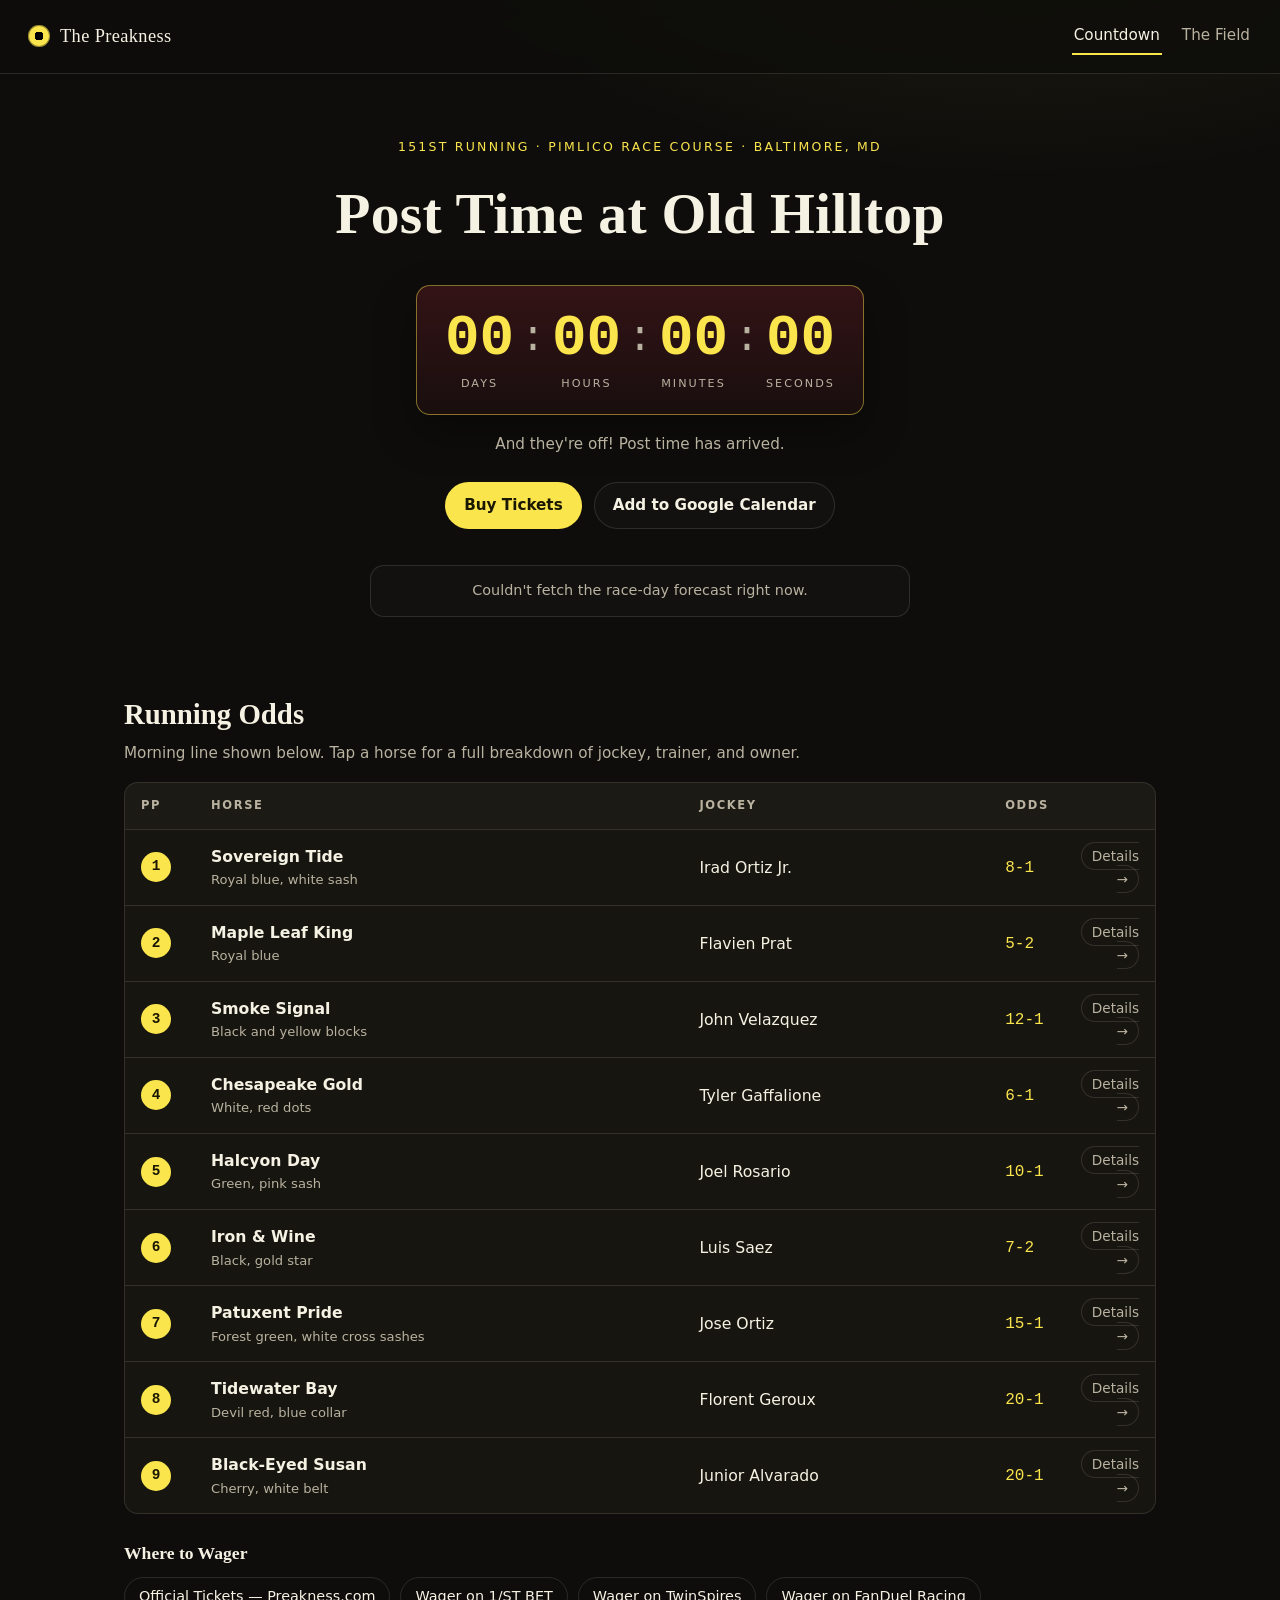
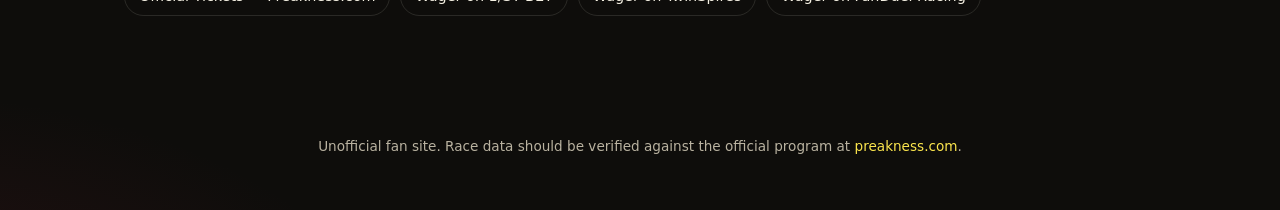
<file: index.html>
<!doctype html>
<html lang="en">
<head>
  <meta charset="utf-8" />
  <meta name="viewport" content="width=device-width, initial-scale=1" />
  <title>Preakness Countdown — 151st Running</title>
  <meta name="description" content="Live countdown to the Preakness Stakes at Pimlico, with running odds, jockeys, tickets, and weather." />
  <link rel="stylesheet" href="styles.css" />
  <link rel="icon" href="data:image/svg+xml,%3Csvg xmlns='http://www.w3.org/2000/svg' viewBox='0 0 64 64'%3E%3Crect width='64' height='64' rx='10' fill='%23000'/%3E%3Ccircle cx='32' cy='32' r='14' fill='%23FBE54D'/%3E%3Ccircle cx='32' cy='32' r='5' fill='%23000'/%3E%3C/svg%3E" />
</head>
<body>
  <header class="site-header">
    <div class="brand">
      <span class="brand-mark" aria-hidden="true"></span>
      <span class="brand-text">The Preakness</span>
    </div>
    <nav>
      <a href="index.html" aria-current="page">Countdown</a>
      <a href="horses.html">The Field</a>
    </nav>
  </header>

  <main>
    <section class="hero">
      <p class="eyebrow" id="edition-line">151st Running · Pimlico Race Course · Baltimore, MD</p>
      <h1 class="hero-title">Post Time at Old Hilltop</h1>

      <div class="countdown" id="countdown" aria-live="polite">
        <div class="unit"><span class="num" id="cd-days">--</span><span class="label">Days</span></div>
        <div class="sep">:</div>
        <div class="unit"><span class="num" id="cd-hours">--</span><span class="label">Hours</span></div>
        <div class="sep">:</div>
        <div class="unit"><span class="num" id="cd-minutes">--</span><span class="label">Minutes</span></div>
        <div class="sep">:</div>
        <div class="unit"><span class="num" id="cd-seconds">--</span><span class="label">Seconds</span></div>
      </div>

      <p class="post-time" id="post-time-line"></p>

      <div class="cta-row">
        <a id="tickets-btn" class="btn btn-primary" href="https://www.preakness.com/tickets" target="_blank" rel="noopener">Buy Tickets</a>
        <a id="calendar-btn" class="btn btn-ghost" target="_blank" rel="noopener">Add to Google Calendar</a>
      </div>

      <aside class="weather" id="weather" aria-label="Forecast for race day at Pimlico">
        <div class="weather-loading">Loading race-day forecast for Baltimore…</div>
      </aside>
    </section>

    <section class="odds">
      <div class="section-head">
        <h2>Running Odds</h2>
        <p class="muted">Morning line shown below. Tap a horse for a full breakdown of jockey, trainer, and owner.</p>
      </div>

      <div class="table-wrap">
        <table class="odds-table" id="odds-table">
          <thead>
            <tr>
              <th scope="col" class="num-col">PP</th>
              <th scope="col">Horse</th>
              <th scope="col">Jockey</th>
              <th scope="col" class="odds-col">Odds</th>
              <th scope="col" class="action-col"><span class="sr-only">Details</span></th>
            </tr>
          </thead>
          <tbody>
            <!-- populated by script.js -->
          </tbody>
        </table>
      </div>

      <div class="more-tickets">
        <h3>Where to Wager</h3>
        <ul id="wager-links"></ul>
      </div>
    </section>
  </main>

  <footer class="site-footer">
    <p>Unofficial fan site. Race data should be verified against the official program at <a href="https://www.preakness.com" target="_blank" rel="noopener">preakness.com</a>.</p>
  </footer>

  <script src="data.js"></script>
  <script src="script.js"></script>
</body>
</html>
</file>
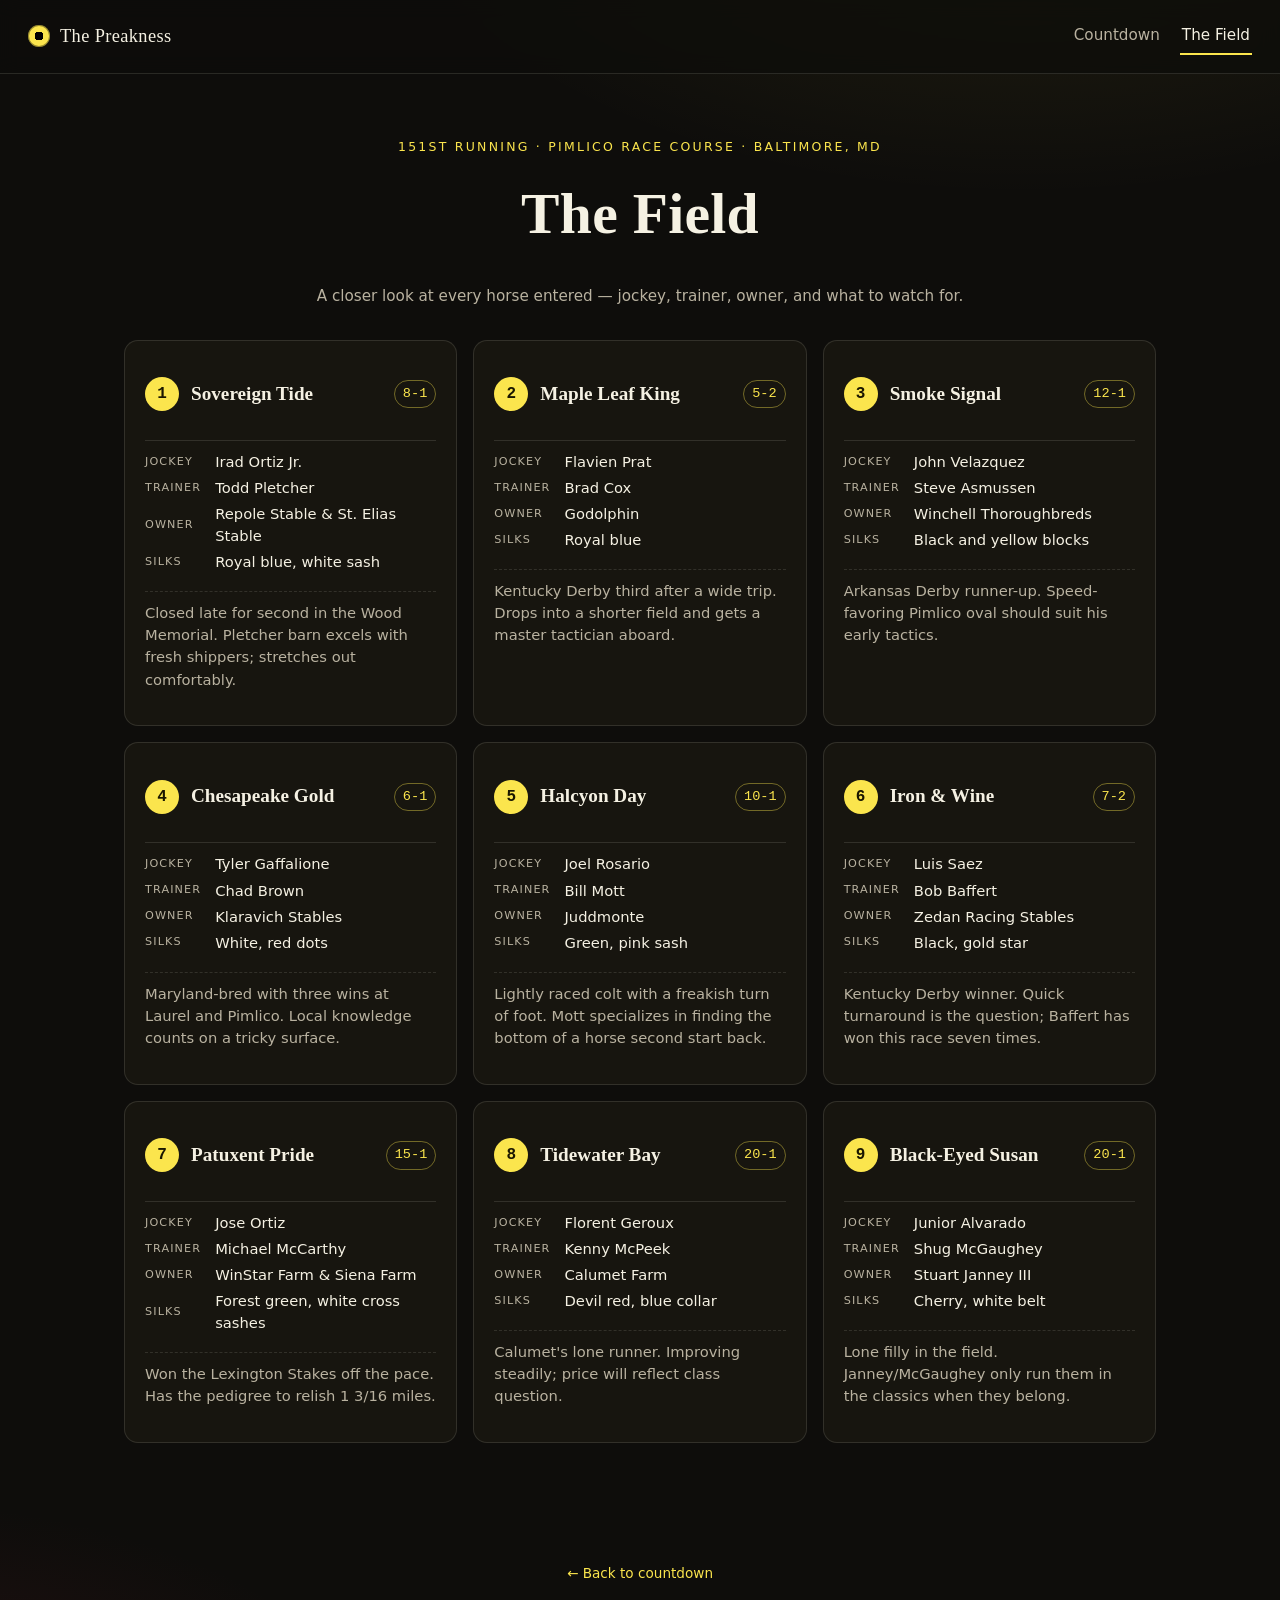
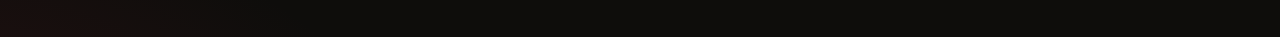
<file: horses.html>
<!doctype html>
<html lang="en">
<head>
  <meta charset="utf-8" />
  <meta name="viewport" content="width=device-width, initial-scale=1" />
  <title>The Field — Preakness Countdown</title>
  <meta name="description" content="Horses, jockeys, trainers, and owners for the 151st Preakness Stakes." />
  <link rel="stylesheet" href="styles.css" />
  <link rel="icon" href="data:image/svg+xml,%3Csvg xmlns='http://www.w3.org/2000/svg' viewBox='0 0 64 64'%3E%3Crect width='64' height='64' rx='10' fill='%23000'/%3E%3Ccircle cx='32' cy='32' r='14' fill='%23FBE54D'/%3E%3Ccircle cx='32' cy='32' r='5' fill='%23000'/%3E%3C/svg%3E" />
</head>
<body>
  <header class="site-header">
    <div class="brand">
      <span class="brand-mark" aria-hidden="true"></span>
      <span class="brand-text">The Preakness</span>
    </div>
    <nav>
      <a href="index.html">Countdown</a>
      <a href="horses.html" aria-current="page">The Field</a>
    </nav>
  </header>

  <main>
    <section class="hero hero-compact">
      <p class="eyebrow" id="edition-line">151st Running · Pimlico Race Course · Baltimore, MD</p>
      <h1 class="hero-title">The Field</h1>
      <p class="muted">A closer look at every horse entered — jockey, trainer, owner, and what to watch for.</p>
    </section>

    <section class="field">
      <div class="card-grid" id="card-grid"><!-- populated by script.js --></div>
    </section>
  </main>

  <footer class="site-footer">
    <p><a href="index.html">&larr; Back to countdown</a></p>
  </footer>

  <script src="data.js"></script>
  <script src="script.js"></script>
</body>
</html>
</file>
<file: styles.css>
:root {
  --bg: #0e0d0b;
  --bg-elev: #17150f;
  --ink: #f5f1e3;
  --ink-dim: #b9b2a0;
  --susan: #fbe54d;       /* Black-Eyed Susan yellow */
  --susan-dark: #d3bd1f;
  --accent: #7a1f2b;      /* Pimlico oxblood */
  --rule: rgba(245, 241, 227, 0.12);
  --radius: 14px;
  --shadow: 0 18px 40px rgba(0,0,0,0.35);
  --mono: ui-monospace, "SF Mono", Menlo, Consolas, monospace;
  --sans: "Helvetica Neue", Inter, system-ui, -apple-system, "Segoe UI", Arial, sans-serif;
  --serif: "Playfair Display", "Cormorant Garamond", Georgia, "Times New Roman", serif;
}

* { box-sizing: border-box; }
html, body { margin: 0; padding: 0; }
body {
  background:
    radial-gradient(1100px 600px at 80% -10%, rgba(251,229,77,0.10), transparent 60%),
    radial-gradient(900px 500px at -10% 110%, rgba(122,31,43,0.25), transparent 60%),
    var(--bg);
  color: var(--ink);
  font-family: var(--sans);
  -webkit-font-smoothing: antialiased;
  line-height: 1.5;
  min-height: 100vh;
}

a { color: var(--susan); text-decoration: none; }
a:hover { text-decoration: underline; }

.sr-only {
  position: absolute; width: 1px; height: 1px; padding: 0; margin: -1px;
  overflow: hidden; clip: rect(0,0,0,0); white-space: nowrap; border: 0;
}

/* Header */
.site-header {
  display: flex; align-items: center; justify-content: space-between;
  padding: 18px 28px; border-bottom: 1px solid var(--rule);
  position: sticky; top: 0; z-index: 10;
  background: rgba(14, 13, 11, 0.78);
  backdrop-filter: saturate(140%) blur(10px);
}
.brand { display: flex; align-items: center; gap: 10px; }
.brand-mark {
  width: 22px; height: 22px; border-radius: 50%;
  background: radial-gradient(circle at 50% 50%, #000 0 28%, var(--susan) 29% 100%);
  box-shadow: inset 0 0 0 1px rgba(0,0,0,0.4);
}
.brand-text { font-family: var(--serif); font-size: 1.15rem; letter-spacing: 0.02em; }
.site-header nav { display: flex; gap: 18px; }
.site-header nav a {
  color: var(--ink-dim); font-size: 0.95rem; text-decoration: none;
  padding: 6px 2px; border-bottom: 2px solid transparent;
}
.site-header nav a:hover { color: var(--ink); }
.site-header nav a[aria-current="page"] {
  color: var(--ink); border-bottom-color: var(--susan);
}

main { max-width: 1080px; margin: 0 auto; padding: 36px 24px 80px; }

/* Hero */
.hero { text-align: center; padding: 28px 8px 12px; }
.hero-compact { padding-bottom: 0; }
.eyebrow {
  text-transform: uppercase;
  letter-spacing: 0.18em;
  color: var(--susan);
  font-size: 0.78rem;
  margin: 0 0 14px;
}
.hero-title {
  font-family: var(--serif);
  font-weight: 600;
  font-size: clamp(2.2rem, 5vw, 3.6rem);
  margin: 0 0 28px;
  letter-spacing: 0.005em;
}

/* Countdown */
.countdown {
  display: inline-flex; align-items: flex-end; gap: 6px;
  padding: 22px 28px;
  background: linear-gradient(180deg, rgba(255,255,255,0.04), rgba(255,255,255,0.01));
  border: 1px solid var(--rule);
  border-radius: var(--radius);
  box-shadow: var(--shadow);
}
.countdown .unit {
  display: flex; flex-direction: column; align-items: center;
  min-width: 70px;
}
.countdown .num {
  font-family: var(--mono);
  font-size: clamp(2rem, 6vw, 3.6rem);
  font-weight: 600;
  line-height: 1;
  color: var(--susan);
  font-variant-numeric: tabular-nums;
}
.countdown .label {
  text-transform: uppercase;
  letter-spacing: 0.18em;
  font-size: 0.7rem;
  color: var(--ink-dim);
  margin-top: 8px;
}
.countdown .sep {
  color: var(--ink-dim);
  font-family: var(--mono);
  font-size: clamp(1.6rem, 4.5vw, 2.6rem);
  padding-bottom: 22px;
}
.countdown.is-live {
  background: linear-gradient(180deg, rgba(122,31,43,0.35), rgba(122,31,43,0.10));
  border-color: rgba(251,229,77,0.45);
}
.post-time {
  color: var(--ink-dim);
  margin: 18px 0 26px;
  font-size: 0.95rem;
}

/* Buttons */
.cta-row { display: flex; gap: 12px; justify-content: center; flex-wrap: wrap; }
.btn {
  display: inline-flex; align-items: center; gap: 8px;
  padding: 11px 18px; border-radius: 999px;
  font-weight: 600; font-size: 0.95rem;
  border: 1px solid transparent;
  transition: transform 0.08s ease, background 0.15s ease, border-color 0.15s ease;
  text-decoration: none;
}
.btn:hover { transform: translateY(-1px); text-decoration: none; }
.btn-primary { background: var(--susan); color: #1a1700; }
.btn-primary:hover { background: var(--susan-dark); }
.btn-ghost { color: var(--ink); border-color: var(--rule); background: rgba(255,255,255,0.02); }
.btn-ghost:hover { border-color: var(--susan); color: var(--susan); }

/* Weather */
.weather {
  margin: 36px auto 0;
  max-width: 540px;
  padding: 14px 18px;
  border: 1px solid var(--rule);
  border-radius: var(--radius);
  background: rgba(255,255,255,0.02);
  display: flex; align-items: center; gap: 16px; justify-content: center;
  text-align: left;
  font-size: 0.95rem;
}
.weather .wx-icon { font-size: 1.8rem; line-height: 1; }
.weather .wx-meta { color: var(--ink-dim); font-size: 0.85rem; }
.weather-loading, .weather-error { color: var(--ink-dim); font-size: 0.9rem; }

/* Odds */
.odds { margin-top: 64px; }
.section-head { margin-bottom: 18px; }
.section-head h2 {
  font-family: var(--serif);
  font-weight: 600;
  font-size: 1.8rem;
  margin: 0 0 6px;
}
.muted { color: var(--ink-dim); margin: 0; font-size: 0.95rem; }

.table-wrap {
  border: 1px solid var(--rule);
  border-radius: var(--radius);
  overflow: hidden;
  background: var(--bg-elev);
}
.odds-table {
  width: 100%;
  border-collapse: collapse;
  font-size: 0.98rem;
}
.odds-table th, .odds-table td {
  padding: 14px 16px;
  text-align: left;
  border-bottom: 1px solid var(--rule);
}
.odds-table thead th {
  font-size: 0.72rem;
  text-transform: uppercase;
  letter-spacing: 0.14em;
  color: var(--ink-dim);
  font-weight: 600;
  background: rgba(255,255,255,0.02);
}
.odds-table tbody tr:last-child td { border-bottom: none; }
.odds-table tbody tr:hover { background: rgba(251,229,77,0.05); }
.odds-table .num-col, .odds-table .odds-col { width: 70px; }
.odds-table .action-col { width: 90px; text-align: right; }
.odds-table .pp {
  display: inline-flex; align-items: center; justify-content: center;
  width: 30px; height: 30px;
  border-radius: 50%;
  background: var(--susan); color: #1a1700;
  font-family: var(--mono); font-weight: 700; font-size: 0.9rem;
}
.odds-table .horse-name { font-weight: 600; }
.odds-table .silks { color: var(--ink-dim); font-size: 0.82rem; margin-top: 2px; }
.odds-table .odds-val {
  font-family: var(--mono);
  font-size: 1rem;
  color: var(--susan);
}
.odds-table .details-link {
  font-size: 0.85rem;
  color: var(--ink-dim);
  border: 1px solid var(--rule);
  padding: 5px 10px;
  border-radius: 999px;
}
.odds-table .details-link:hover {
  color: var(--susan); border-color: var(--susan); text-decoration: none;
}

.more-tickets { margin-top: 26px; }
.more-tickets h3 {
  font-family: var(--serif); font-weight: 600;
  font-size: 1.1rem; margin: 0 0 10px;
}
.more-tickets ul {
  list-style: none; padding: 0; margin: 0;
  display: flex; flex-wrap: wrap; gap: 10px;
}
.more-tickets li a {
  display: inline-block;
  padding: 8px 14px;
  border: 1px solid var(--rule);
  border-radius: 999px;
  color: var(--ink);
  font-size: 0.9rem;
}
.more-tickets li a:hover {
  border-color: var(--susan); color: var(--susan); text-decoration: none;
}

/* Field grid */
.field { margin-top: 32px; }
.card-grid {
  display: grid;
  grid-template-columns: repeat(auto-fill, minmax(280px, 1fr));
  gap: 16px;
}
.h-card {
  background: var(--bg-elev);
  border: 1px solid var(--rule);
  border-radius: var(--radius);
  padding: 20px;
  display: flex; flex-direction: column; gap: 10px;
}
.h-card-head {
  display: flex; align-items: center; gap: 12px;
  padding-bottom: 12px;
  border-bottom: 1px solid var(--rule);
}
.h-card .pp {
  display: inline-flex; align-items: center; justify-content: center;
  width: 34px; height: 34px;
  border-radius: 50%;
  background: var(--susan); color: #1a1700;
  font-family: var(--mono); font-weight: 700;
}
.h-card .h-name {
  font-family: var(--serif); font-size: 1.2rem; font-weight: 600;
  flex: 1;
}
.h-card .odds-chip {
  font-family: var(--mono); font-size: 0.85rem;
  color: var(--susan);
  border: 1px solid rgba(251,229,77,0.4);
  padding: 3px 8px; border-radius: 999px;
}
.h-card dl {
  margin: 0;
  display: grid;
  grid-template-columns: max-content 1fr;
  column-gap: 14px; row-gap: 4px;
  font-size: 0.92rem;
}
.h-card dt {
  color: var(--ink-dim);
  text-transform: uppercase; letter-spacing: 0.1em;
  font-size: 0.7rem;
  align-self: center;
}
.h-card dd { margin: 0; }
.h-card .notes {
  color: var(--ink-dim);
  font-size: 0.92rem;
  margin-top: 8px;
  border-top: 1px dashed var(--rule);
  padding-top: 10px;
}

/* Footer */
.site-footer {
  text-align: center; padding: 26px 16px 40px;
  color: var(--ink-dim); font-size: 0.85rem;
}

/* Responsive */
@media (max-width: 540px) {
  .countdown { padding: 14px 12px; gap: 2px; }
  .countdown .unit { min-width: 52px; }
  .countdown .sep { padding-bottom: 16px; }
  .odds-table th, .odds-table td { padding: 12px 10px; }
  .odds-table .silks { display: none; }
  main { padding: 24px 14px 60px; }
  .site-header { padding: 14px 16px; }
}
</file>
